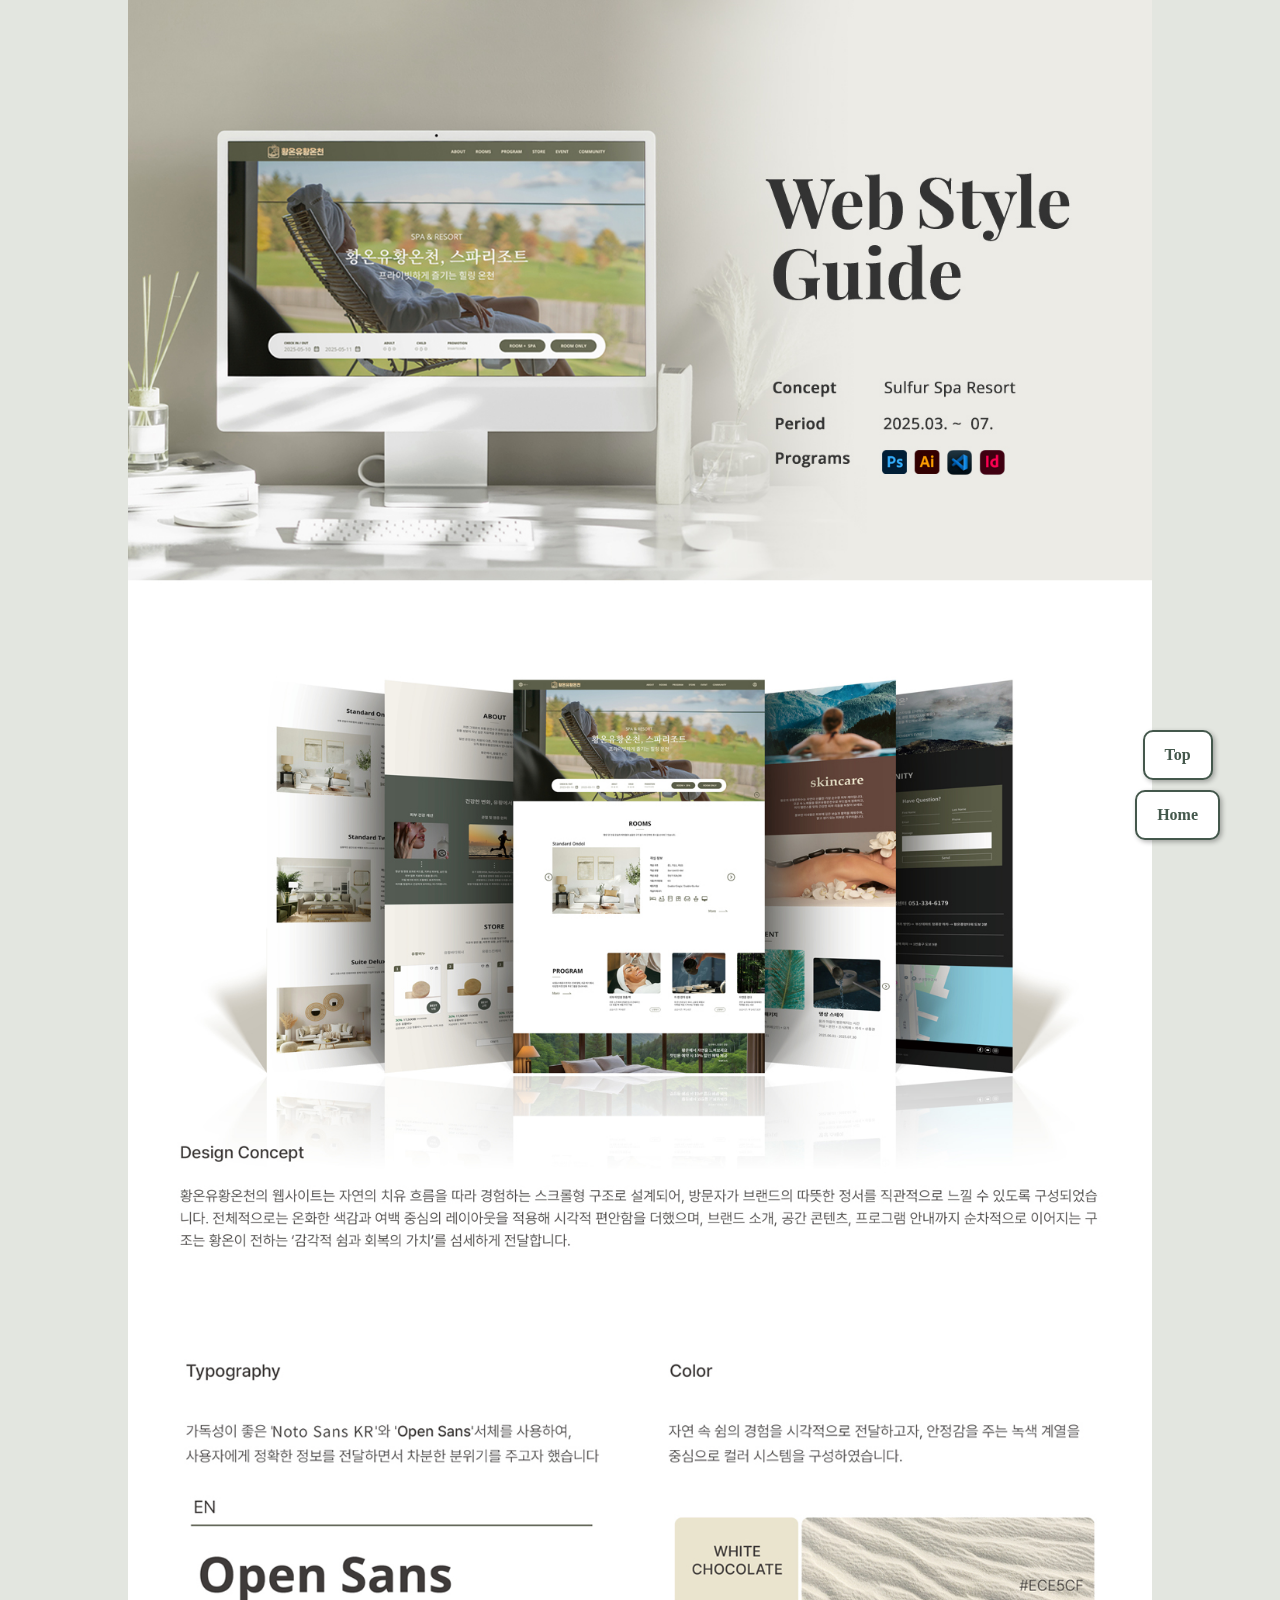
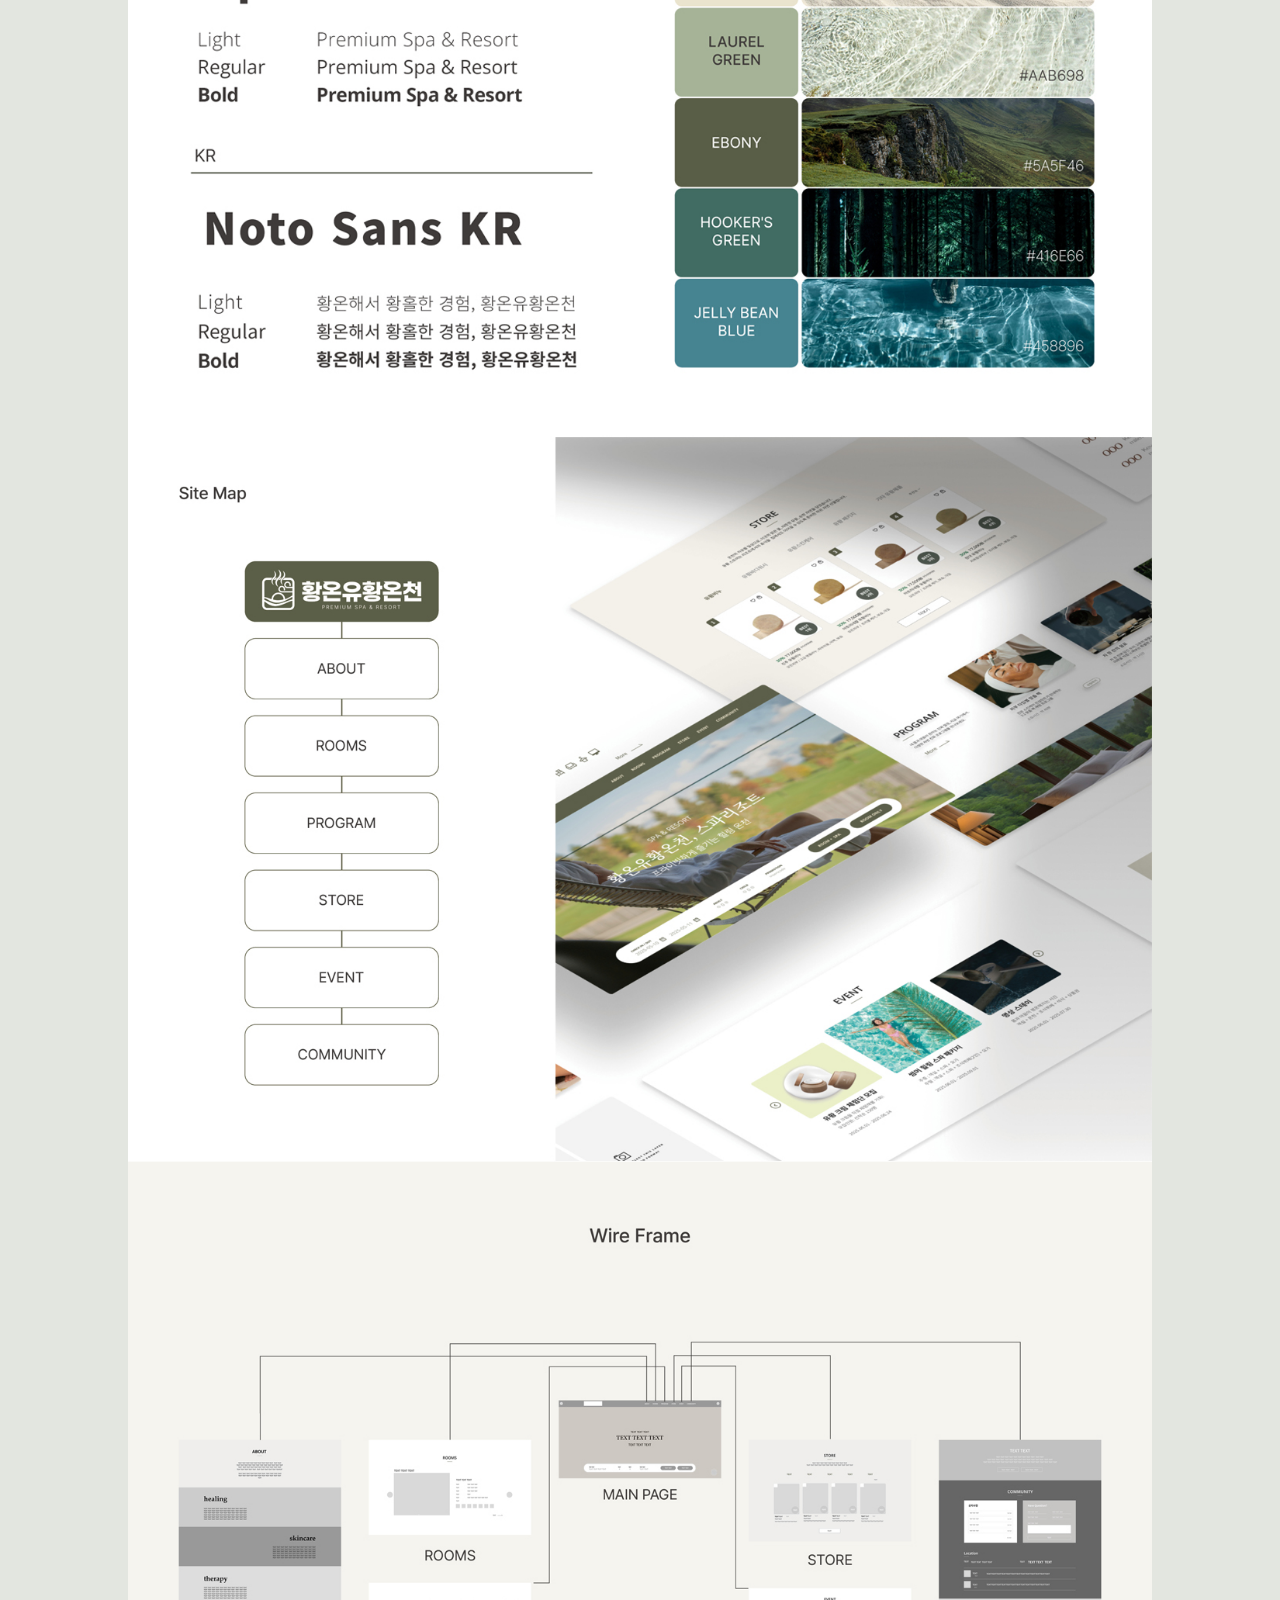
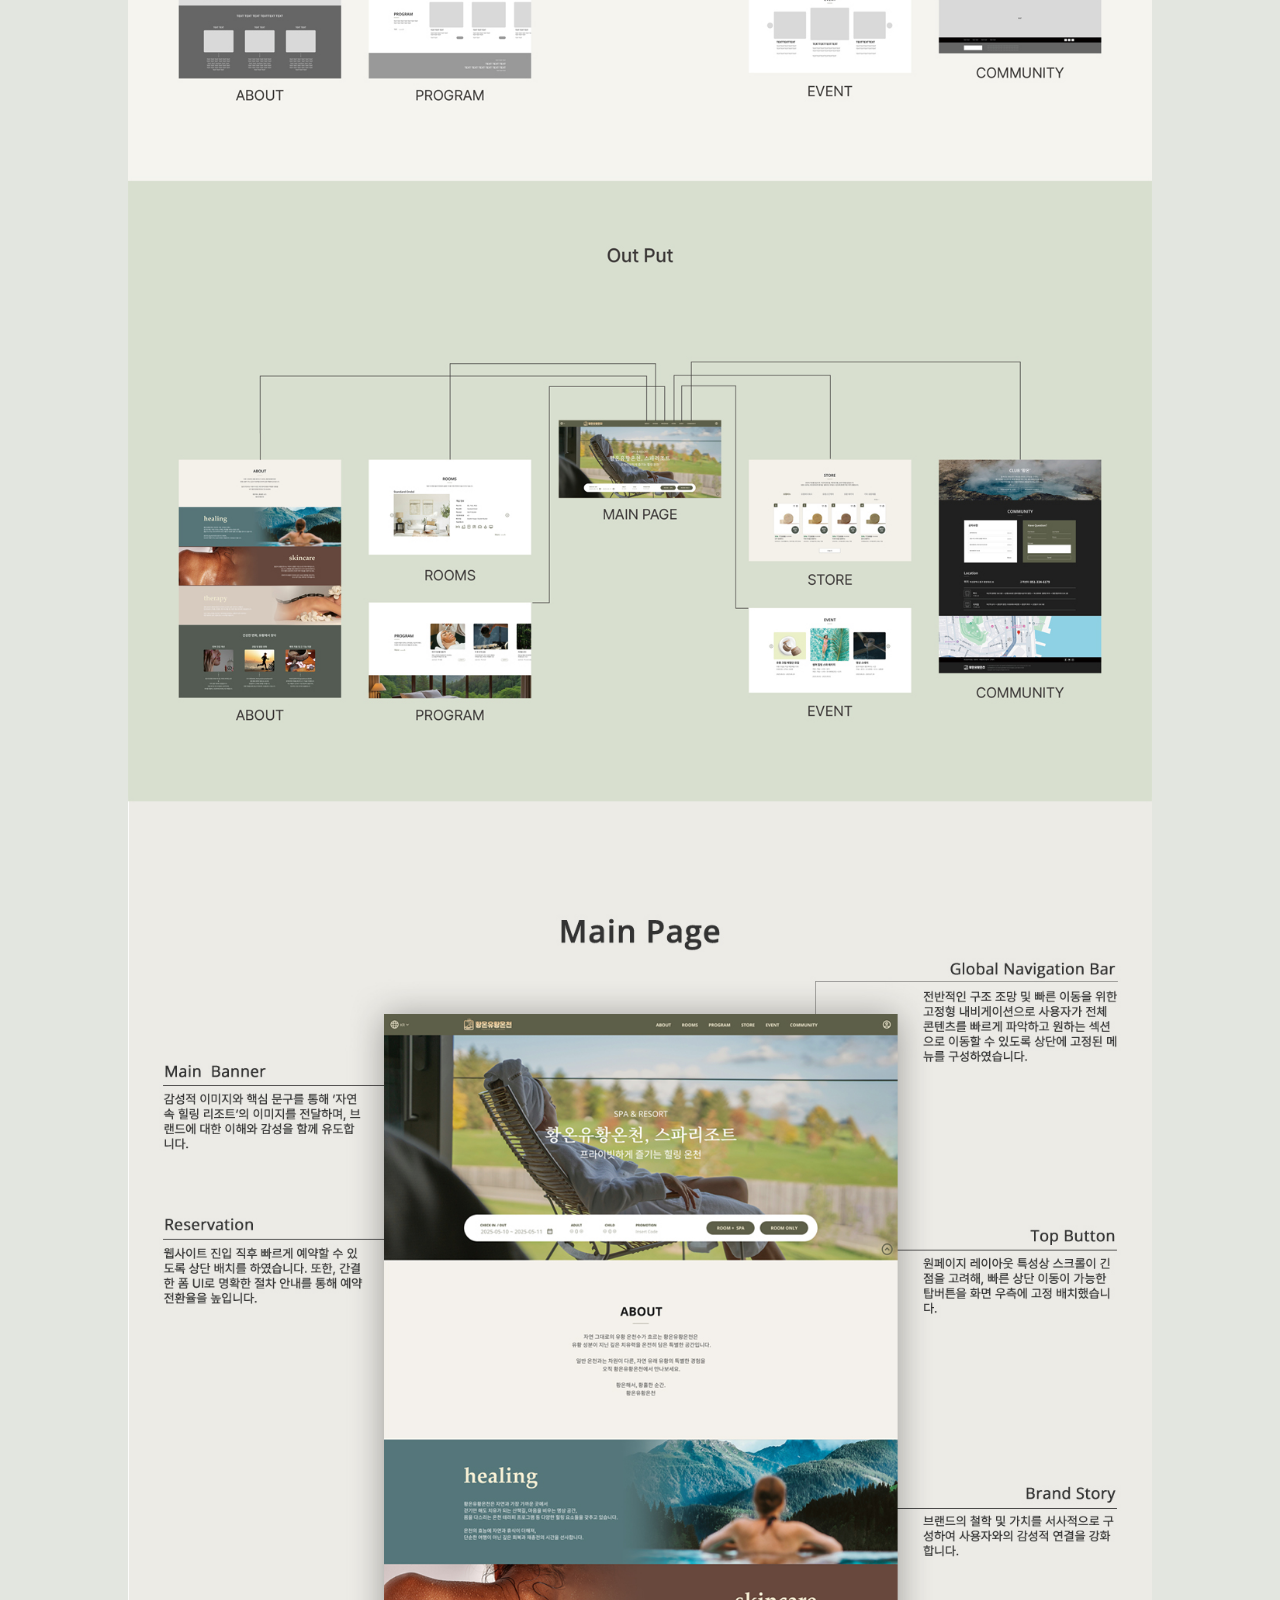
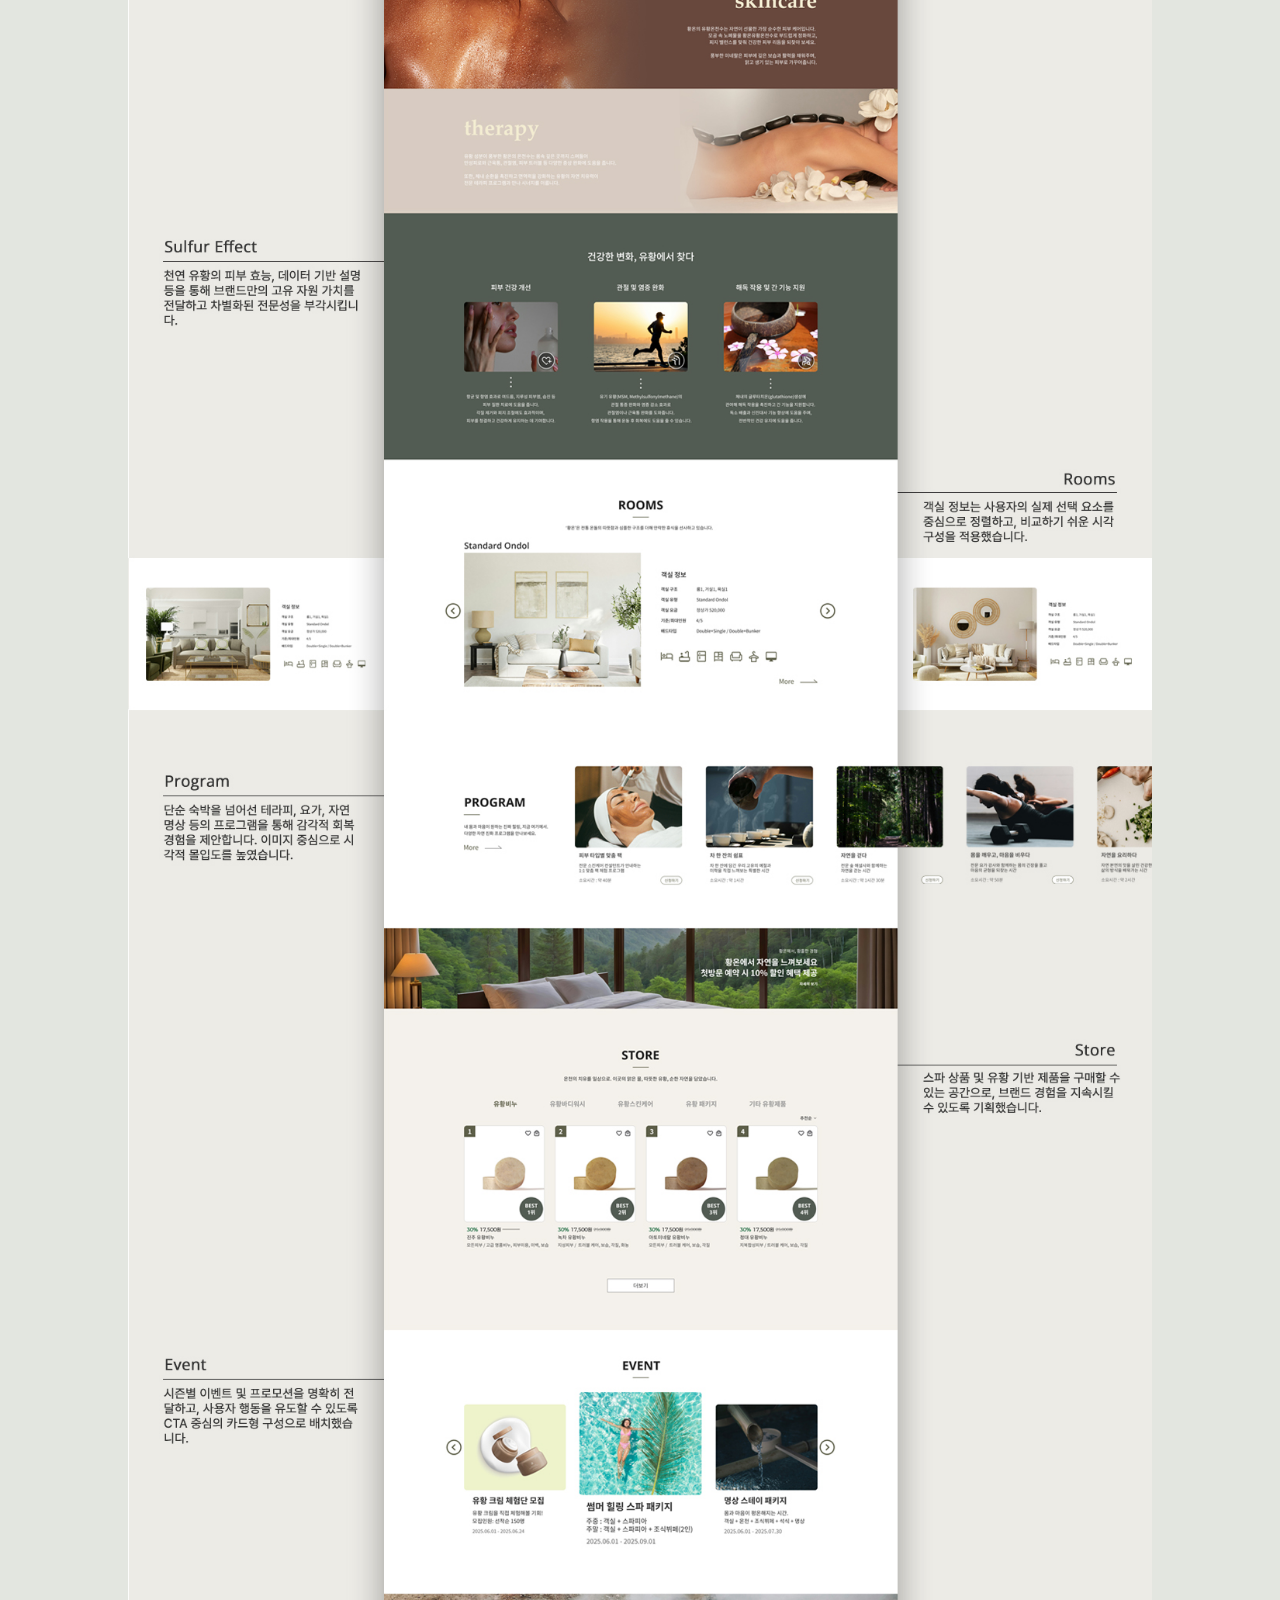
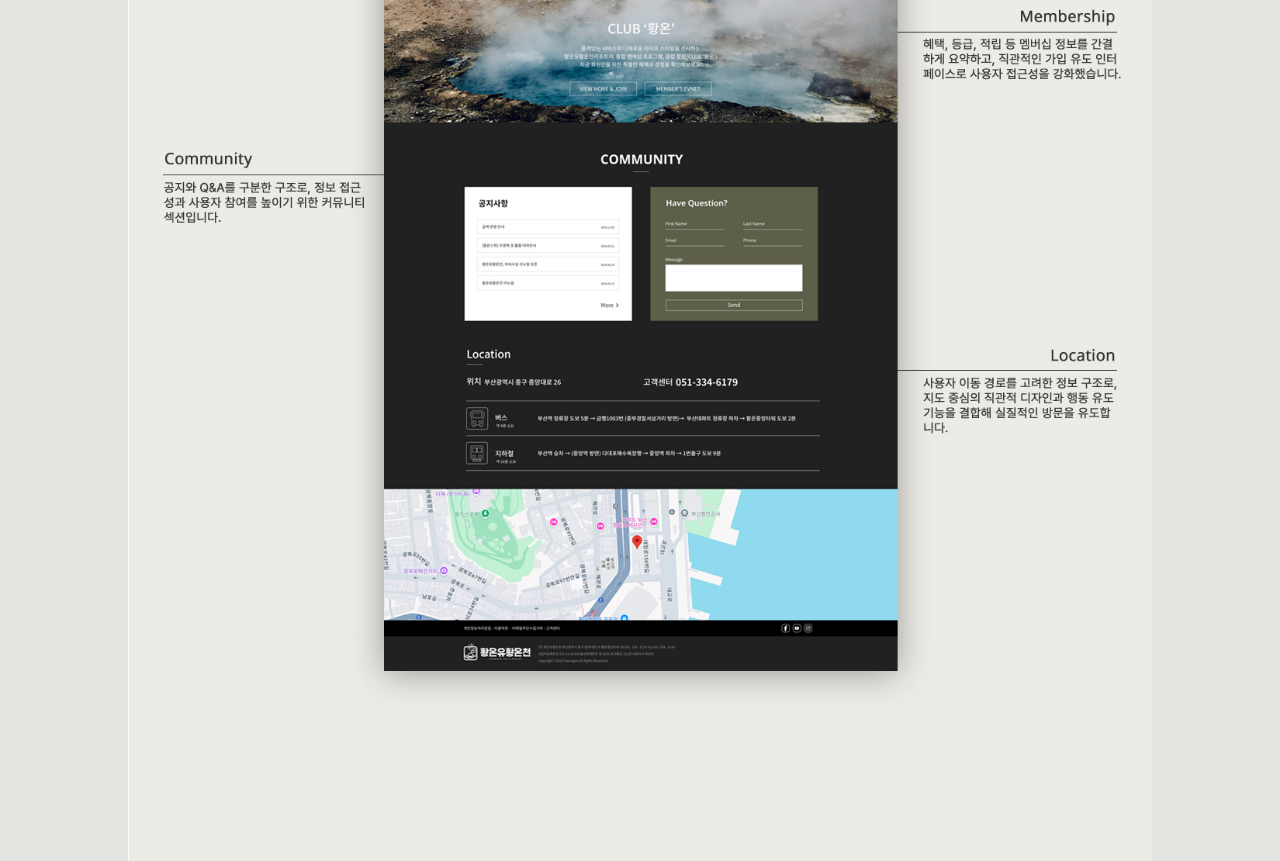
<file: assets/guide/web.html>
<!DOCTYPE html>
<html lang="ko">
<head>
    <meta charset="UTF-8">
    <meta http-equiv="X-UA-Compatible" content="IE=edge">
    <meta name="viewport" content="width=device-width, initial-scale=1">
    <title>브랜드명</title>
    <link href="https://webfontworld.github.io/pretendard/Pretendard.css" rel="stylesheet">
    <link rel="stylesheet" href="./guide.css">
</head>
<body>
    <div class="brand1">
        <img src="./guide_img/web_style_guide.jpg" alt="Web Style Guide">

        <!-- 버튼 -->
        <ul class="btn_1">
			<li><a href="#">Top</a></li>
			<li><a href="../../index.html#portfolio">Home</a></li>
		</ul>
    </div>
</body>
</html>
</file>
<file: assets/guide/guide.css>
*{margin:0; padding:0;}
a{text-decoration:none;}
body{
    font-family: 'Pretendard';
    font-size: 16px;
    line-height: 26px;
}

/* 배경색상 */
.brand1{
    background-color: #e3e6e0;
}

/* 이미지 크기 */
img{
    width: 80%;
	max-width:1320px;
    display: block;
    margin: auto;
}

/* 버튼 */
.btn_1 {
	list-style: none;
	position: fixed;
	bottom: 50px;
	right: 50px;
	text-align: center;
	z-index: 99;
}

.btn_1 li {
	margin: 10px;
}

.btn_1 li a {
	display: inline-block;
	padding: 10px 20px;
	border-radius: 10px;
	box-shadow: 2px 2px 5px rgba(0, 0, 0, 0.3);
	background: #fff;
	color: #44584c;
	border: 2px solid #44584c;
	font-weight: bold;
}

.btn_1 li a:hover{
	background-color: #44584c;
	color: #fff;
}
</file>
